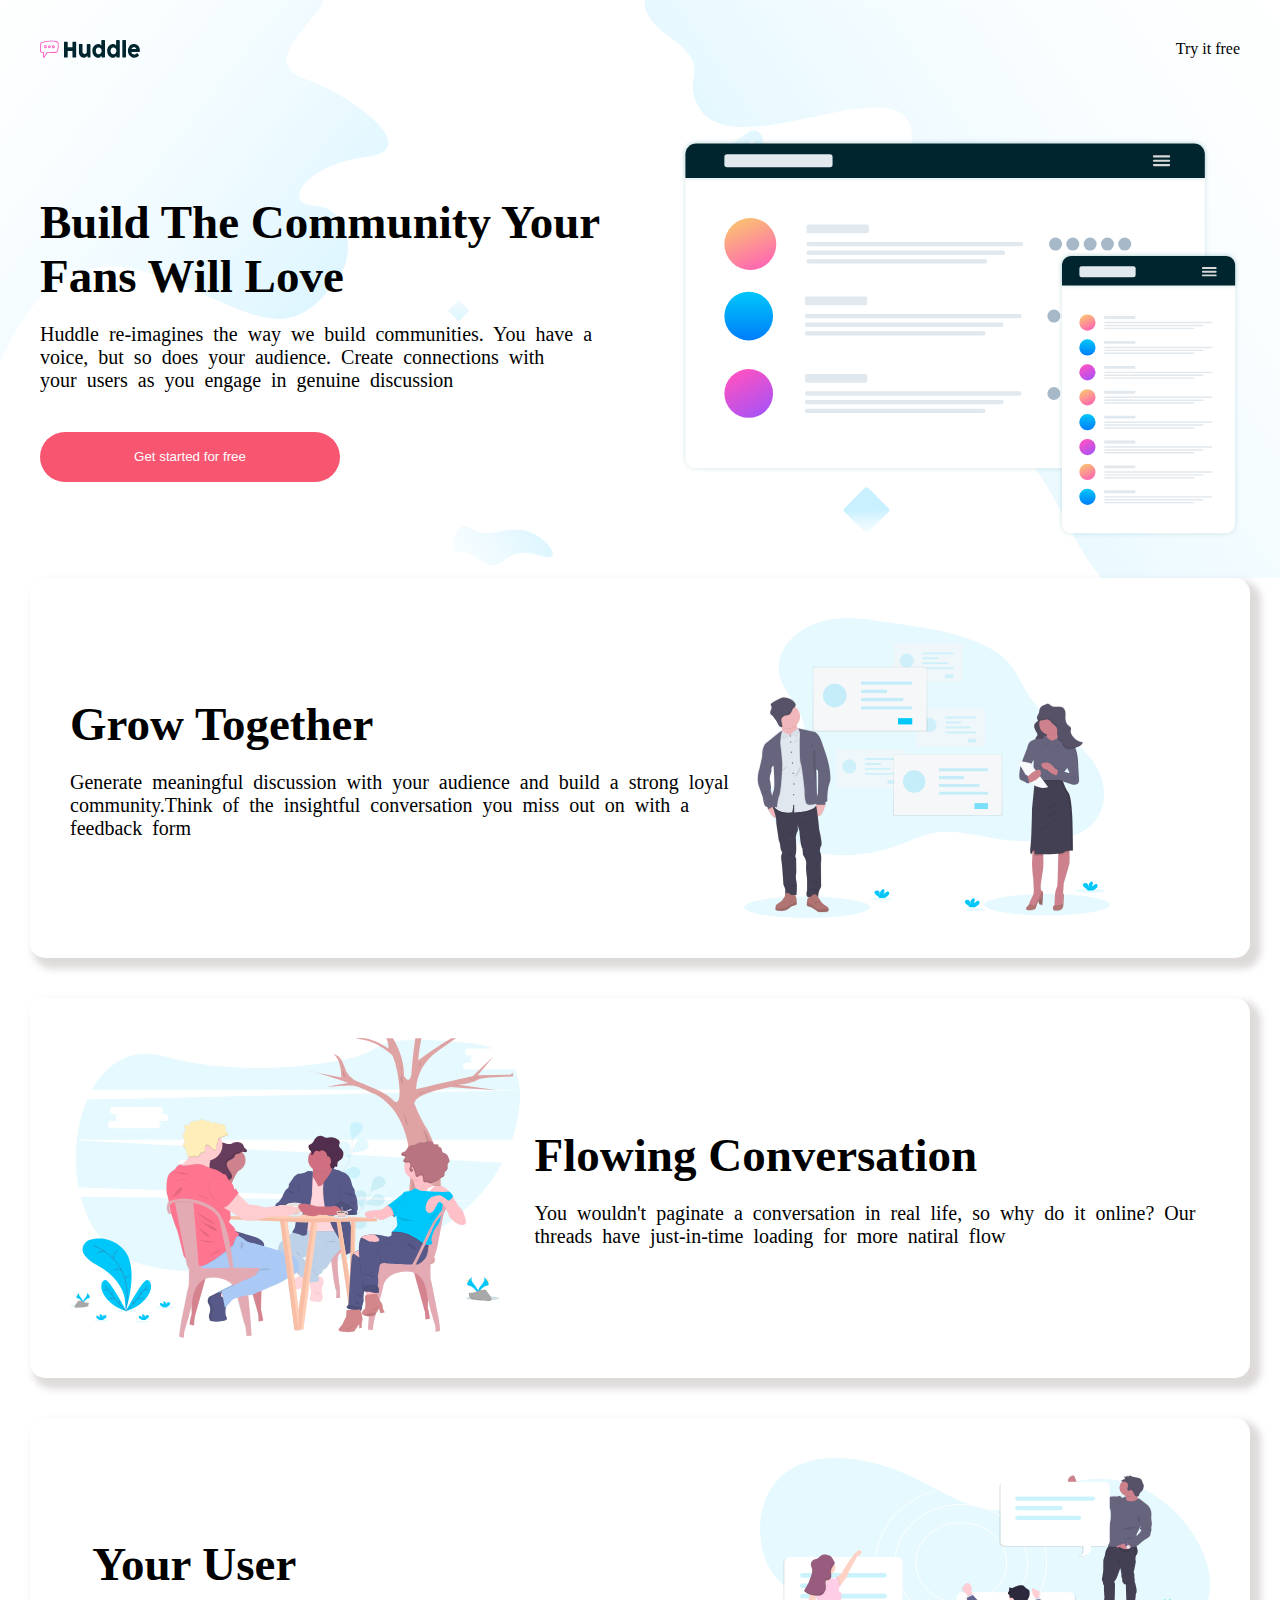
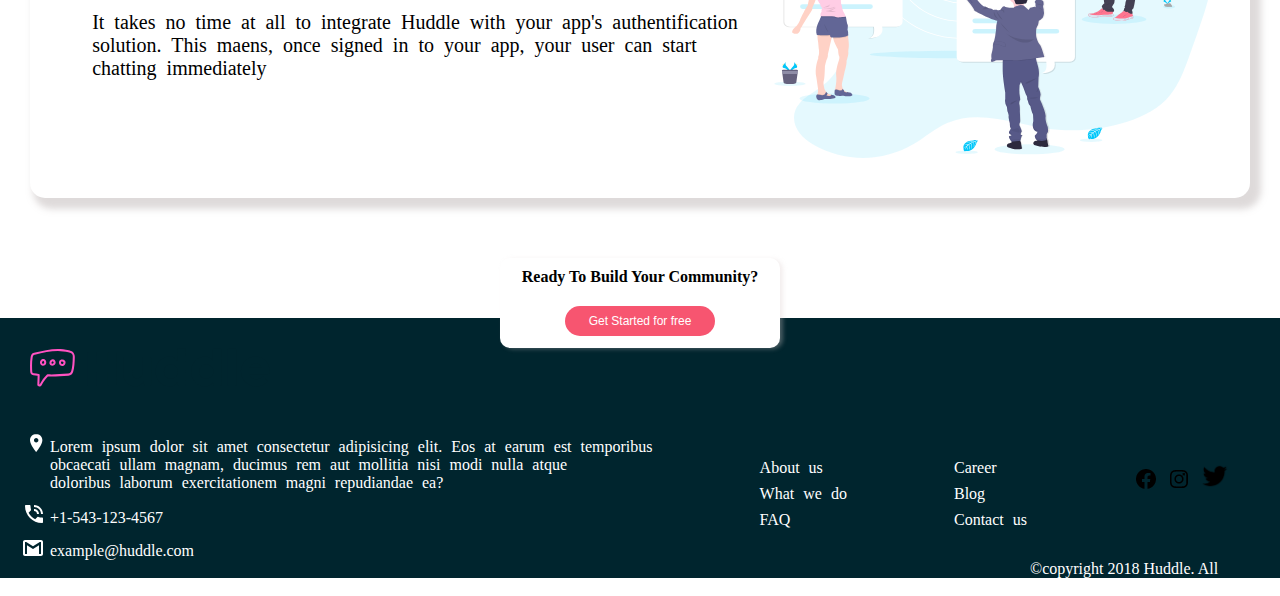
<file: Ass. 3/index.html>
<!DOCTYPE html>
<html lang="en">
<head>
    <meta charset="UTF-8">
    <meta http-equiv="X-UA-Compatible" content="IE=edge">
    <meta name="viewport" content="width=device-width, initial-scale=1.0">
    <title>Ass 4</title>
    <link rel="stylesheet" href="Ass4.css">
</head>
<body>
<header>
    <section class="head">
        <img src="logo.svg" alt="" srcset=""  class="head">
        <p>Try it free</p>
    </section>
    <section class="first">
        <nav>
        <h2>Build The Community Your Fans Will Love</h2>
        <p>Huddle re-imagines the way we build communities. You have a<br> voice, but so does your audience. Create connections with<br> your users as you engage in genuine discussion</p>
        <button type="submit" class="first">Get started for free</button>
    </nav>
    <img src="illustration-mockups.svg" alt="" srcset="" class="first">
    </section>
</header>
    <section class="second">
        <nav>
            <h2>Grow Together</h2>
            <p>Generate meaningful discussion with your audience and build a strong loyal community.Think of the insightful conversation you miss out on with a<br> feedback form</p>
        </nav>
        <img src="illustration-grow-together.svg" alt="" class="second">
    </section>
    <section class="third">
        <img src="illustration-flowing-conversation.svg" alt="" class="third">
        <nav>
            <h2> Flowing Conversation</h2>
            <p>You wouldn't paginate a conversation in real life, so why do it online? Our<br> threads have just-in-time loading for more natiral flow</p>
        </nav>
    </section>
    <section class="forth">
        <nav>
            <h2>Your User</h2>
            <p>It takes no time at all to integrate Huddle with your app's authentification<br> solution. This maens, once signed in to your app, your user can start<br> chatting immediately</p>
        </nav>
        <img src="illustration-your-users.svg" alt="" class="forth">
    </section>
    <article>
        <p><b>Ready To Build Your Community?</b></p>
        <button class="art">Get Started for free</button>
    </article>
    <footer>
        <img src="logo.svg" alt="" id="foot">
        <section class="foot">
            <ul class="foot">
                <li style="list-style-image: url(icon-location.svg);">Lorem ipsum dolor sit amet consectetur adipisicing elit. Eos at earum est temporibus<br> obcaecati ullam magnam, ducimus rem aut mollitia nisi modi nulla atque<br> doloribus laborum exercitationem magni repudiandae ea?</li>
                <li  style="list-style-image: url(icon-phone.svg);">+1-543-123-4567</li>
                <li  style="list-style-image: url(icon-email.svg);">example@huddle.com</li>
            </ul>
            <ul id="foot">
                <li>About us</li>
                <li>What we do</li>
                <li>FAQ</li>
            </ul>
            <ul id="foot">
                <li>Career</li>
                <li>Blog</li>
                <li>Contact us</li>
            </ul>
            <main>
                <img src="facebook-circle-logo-24.png" alt="">
                <img src="instagram-logo-24.png" alt="">
                <img src="twitter-logo-24.png" alt="" class="twit">
            </main>
        </section>
        <p>©copyright 2018 Huddle. All rights reserved</p>
    </footer>
</body>
</html>
</file>
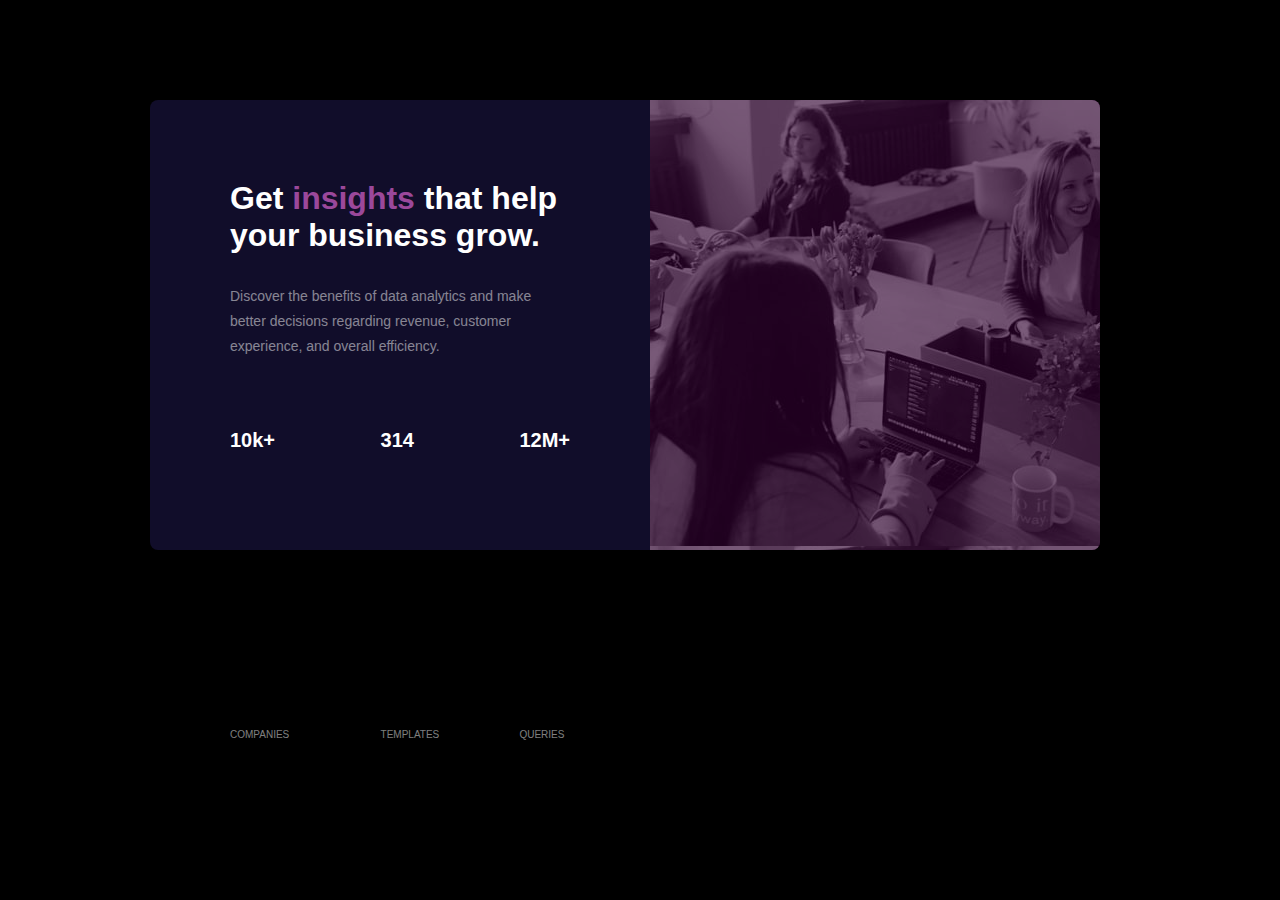
<file: Ass. 1/Ass 1.html>
<!DOCTYPE html>
<html lang="en">
<head>
    <meta charset="UTF-8">
    <meta http-equiv="X-UA-Compatible" content="IE=edge">
    <meta name="viewport" content="width=device-width, initial-scale=1.0">
    <title>ASS. 1</title>
    <link rel="stylesheet" href="Ass 1.css">
</head>
<body>
 <nav>
    <section>
        <h2>Get <span>insights</span> that help your business grow.</h2>
        <p class="first ">Discover the benefits of data analytics and make better decisions regarding revenue, customer experience, and overall efficiency.</p>
    <div>
        <div>
            <h1>10k+</h1>
            <p>COMPANIES</p>
        </div>
        <div> 
            <h1>314</h1>
            <p>TEMPLATES</p>
        </div>
        <div>
            <h1>12M+</h1>
            <p>QUERIES</p>
        </div> 
    </div>
    </section>  
         
    <article>  
    <article class="layer"></article>
    </article>
</nav>
</body>
</html>
</file>
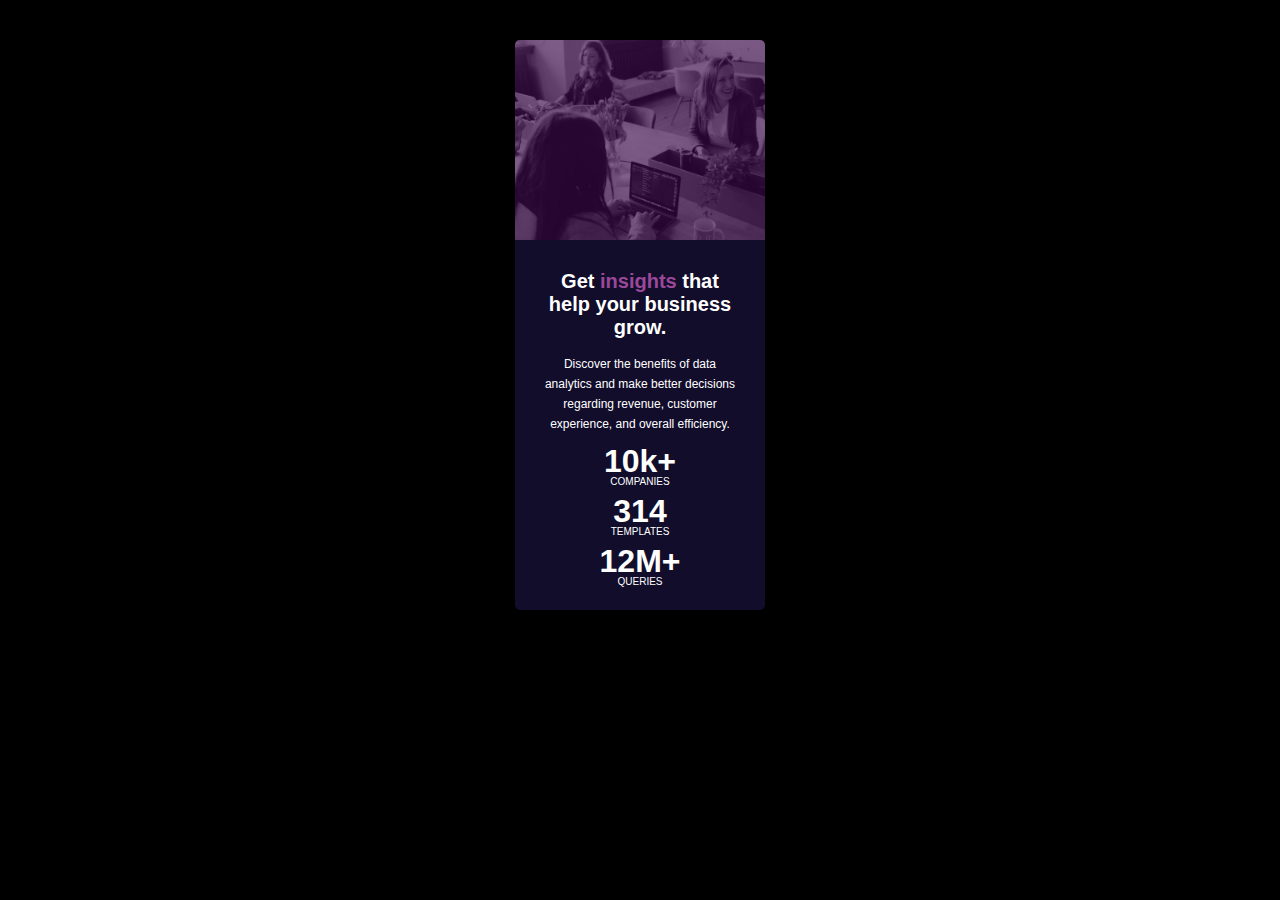
<file: Ass. 1/Ass 2.html>
<!DOCTYPE html>
<html lang="en">
<head>
    <meta charset="UTF-8">
    <meta http-equiv="X-UA-Compatible" content="IE=edge">
    <meta name="viewport" content="width=device-width, initial-scale=1.0">
    <title>Ass 2</title>
    <link rel="stylesheet" href="Ass 2.css">
</head>
<body>
    <section>
    <article>
        <article class="layer"></article>
    </article>
        <h2>Get <span>insights</span> that help your business grow.</h2>
        <p class="first ">Discover the benefits of data analytics and make better decisions regarding revenue, customer experience, and overall efficiency.</p>
  <nav>      
    <div>
        <h1>10k+</h1>
        <p>COMPANIES</p>
     </div>
    <div> 
        <h1>314</h1>
        <p>TEMPLATES</p>
    </div>
    <div>
        <h1>12M+</h1>
        <p>QUERIES</p>
    </div>
</nav>
</section>
    
</body>
</html>
</file>
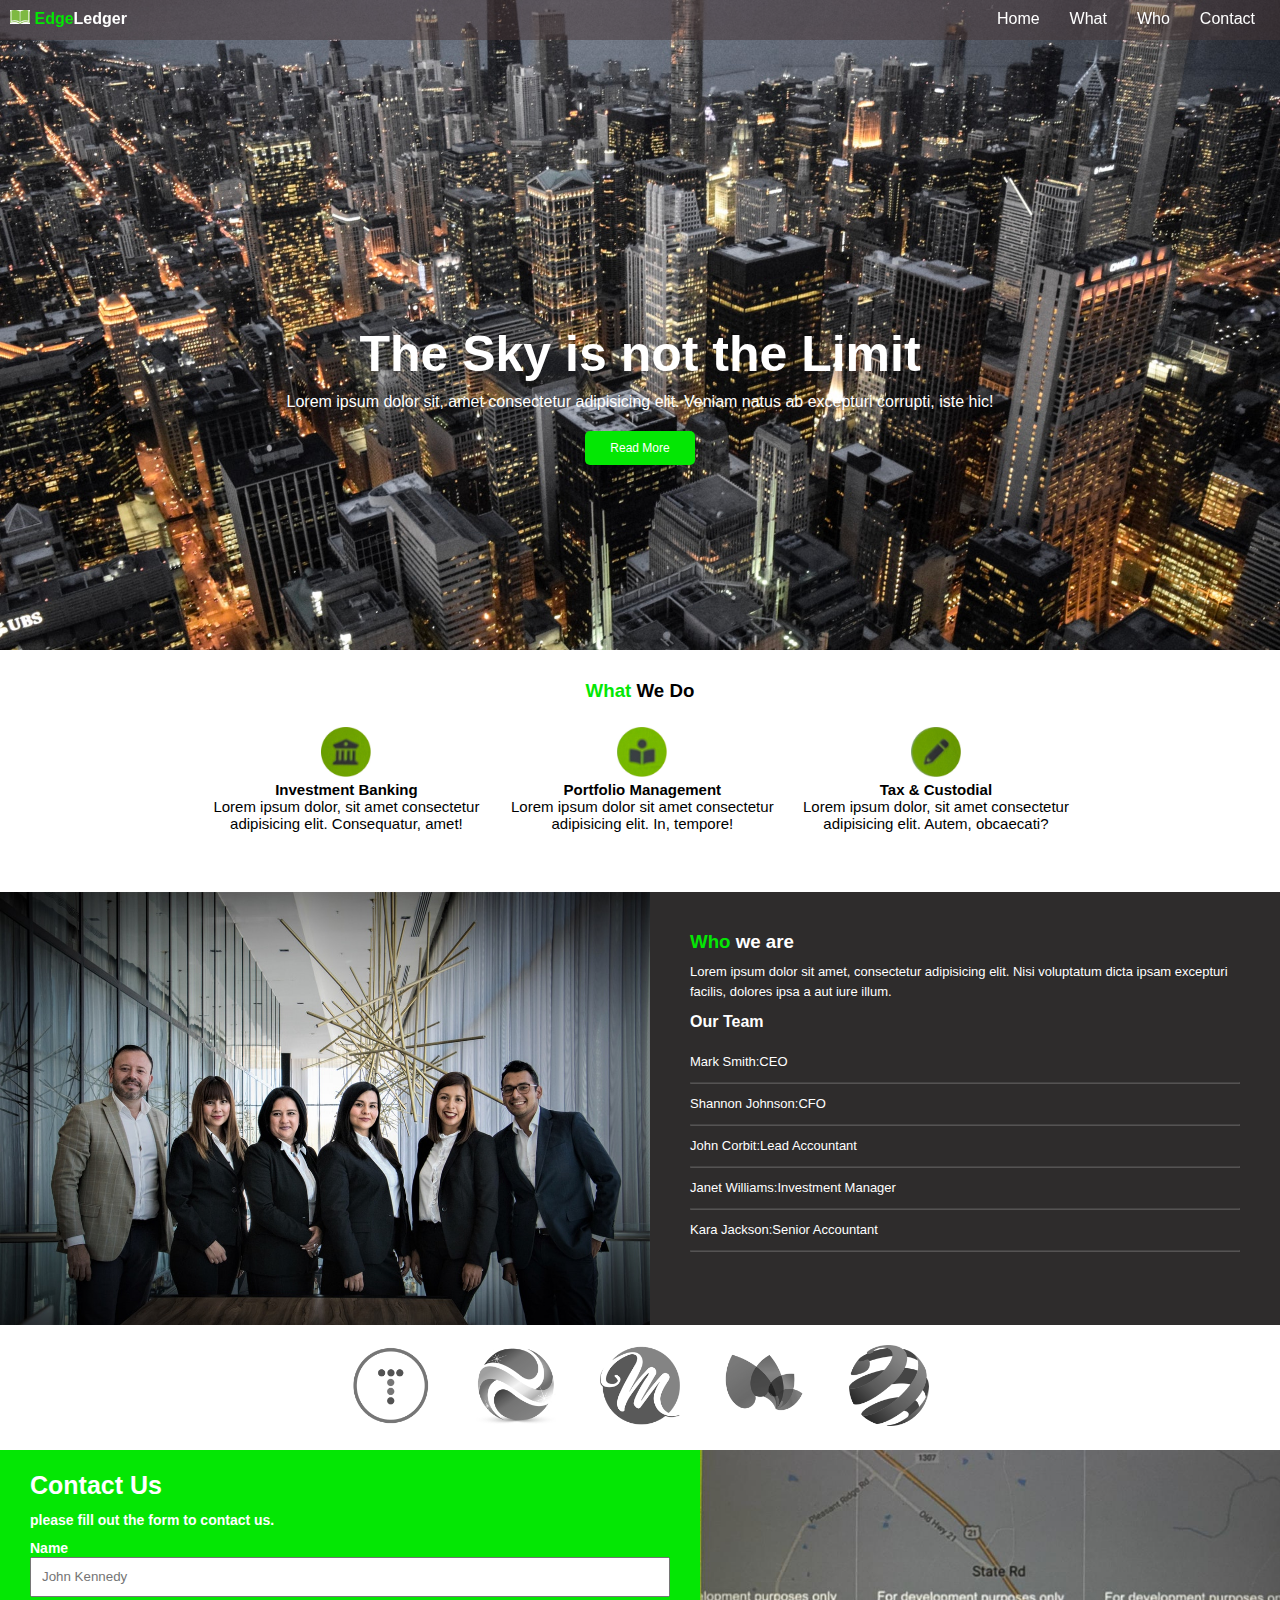
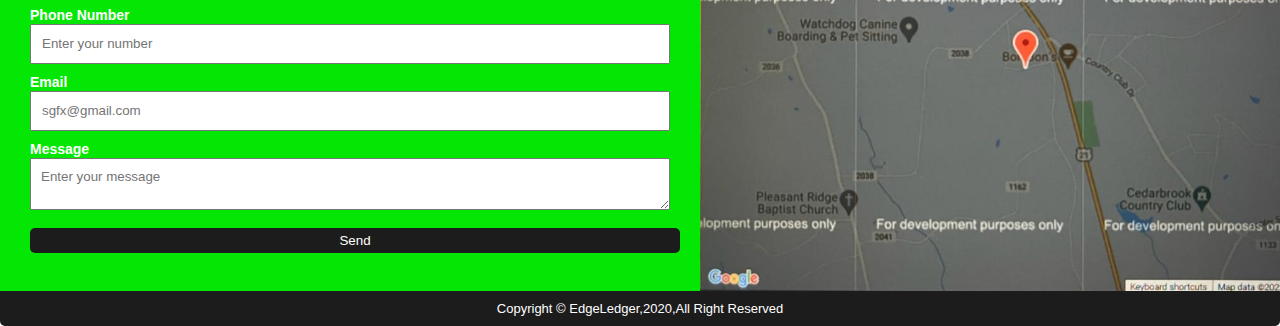
<file: Ass. 2/Ass 3.html>
<!DOCTYPE html>
<html lang="en">
<head>
    <meta charset="UTF-8">
    <meta http-equiv="X-UA-Compatible" content="IE=edge">
    <meta name="viewport" content="width=device-width, initial-scale=1.0">
    <title>EdgeLedger</title>
    <link rel="stylesheet" href="Ass 3.css">
</head>
<body>
    <header>
      <nav>
        <p id="head"><img src="book.jpg" alt="" class="head"><span> <b> Edge</b></span><b>Ledger</b></p>
        <div>
            <ul>
                <li><a href="#home">Home</a></li>
                <li><a href="#what">What</a></li>
                <li><a href="#who">Who</a></li>
                <li><a href="#contact">Contact</a></li>
            </ul>
        </div>
      </nav>
    </header>
    <section id="home">
        <h1>The Sky is not the Limit</h1>
        <p>Lorem ipsum dolor sit, amet consectetur adipisicing elit. Veniam natus ab excepturi corrupti, iste hic!</p>
        <button type="submit">Read More</button>
    </section>
    <section id="what">
        <h3><span>What</span> We Do</h3>
    <nav>
        <div>
            <img src="bank.jpg" alt="">
            <h5>Investment Banking</h5>
            <p>Lorem ipsum dolor, sit amet consectetur adipisicing elit. Consequatur, amet!</p>
        </div>
        <div>
            <img src="port.jpg" alt="">
            <h5>Portfolio Management</h5>
            <p>Lorem ipsum dolor sit amet consectetur adipisicing elit. In, tempore!</p>
        </div>
        <div>
            <img src="tax.jpg" alt="">
            <h5>Tax & Custodial</h5>
            <p>Lorem ipsum dolor, sit amet consectetur adipisicing elit. Autem, obcaecati?</p>
        </div>
    </nav>
    </section>
    <section id="who">
    <nav>
        <img src="people.jpg" alt="" class="who">
        <div>
            <h3><span>Who</span> we are</h3>
            <p>Lorem ipsum dolor sit amet, consectetur adipisicing elit. Nisi voluptatum dicta ipsam excepturi facilis, dolores ipsa a aut iure illum.</p>
            <h4>Our Team</h4>
          <article>
            <p>Mark Smith:CEO</p><hr>
            <p>Shannon Johnson:CFO</p><hr>
            <p>John Corbit:Lead Accountant</p><hr>
            <p>Janet Williams:Investment Manager</p><hr>
            <p>Kara Jackson:Senior Accountant</p><hr>
          </article>
        </div>
    </nav>
    <main>
    <img src="logo1.png" alt="" id="who">
    <img src="logo2.png" alt="" id="who">
    <img src="logo3.png" alt="" id="who">
    <img src="logo4.png" alt="" id="who">
    <img src="logo5.png" alt="" id="who">
</main>
    </section>
    <section id="contact">
    <nav>
        <form action="" class="contact">
            <h3><b>Contact Us</b></h3>
            <p><b>please fill out the form to contact us.</b></p>
            <div>
                <p><b>Name</b></p>
               <input type="text" name="Name" id="" placeholder="John Kennedy">
            </div>
            <div>
                <p><b>Phone Number</b></p>
                <input type="tel" name="tel" id="" placeholder="Enter your number">
            </div>
            <div>
                <p><b>Email</b></p>
                <input type="email" name="mail" id="" placeholder="sgfx@gmail.com">
            </div>
            <div>
                <p><b>Message</b></p>
                <textarea name="text" id="" cols="" rows="" placeholder="Enter your message"></textarea>
            </div>
            <button type="submit">Send</button>
        </form>
        <img src="map.jpg" alt="" class="contact">
    </nav>
    </section>
    <footer>
       <p> Copyright © EdgeLedger,2020,All Right Reserved</p>
    </footer>


    
</body>
</html>
</file>
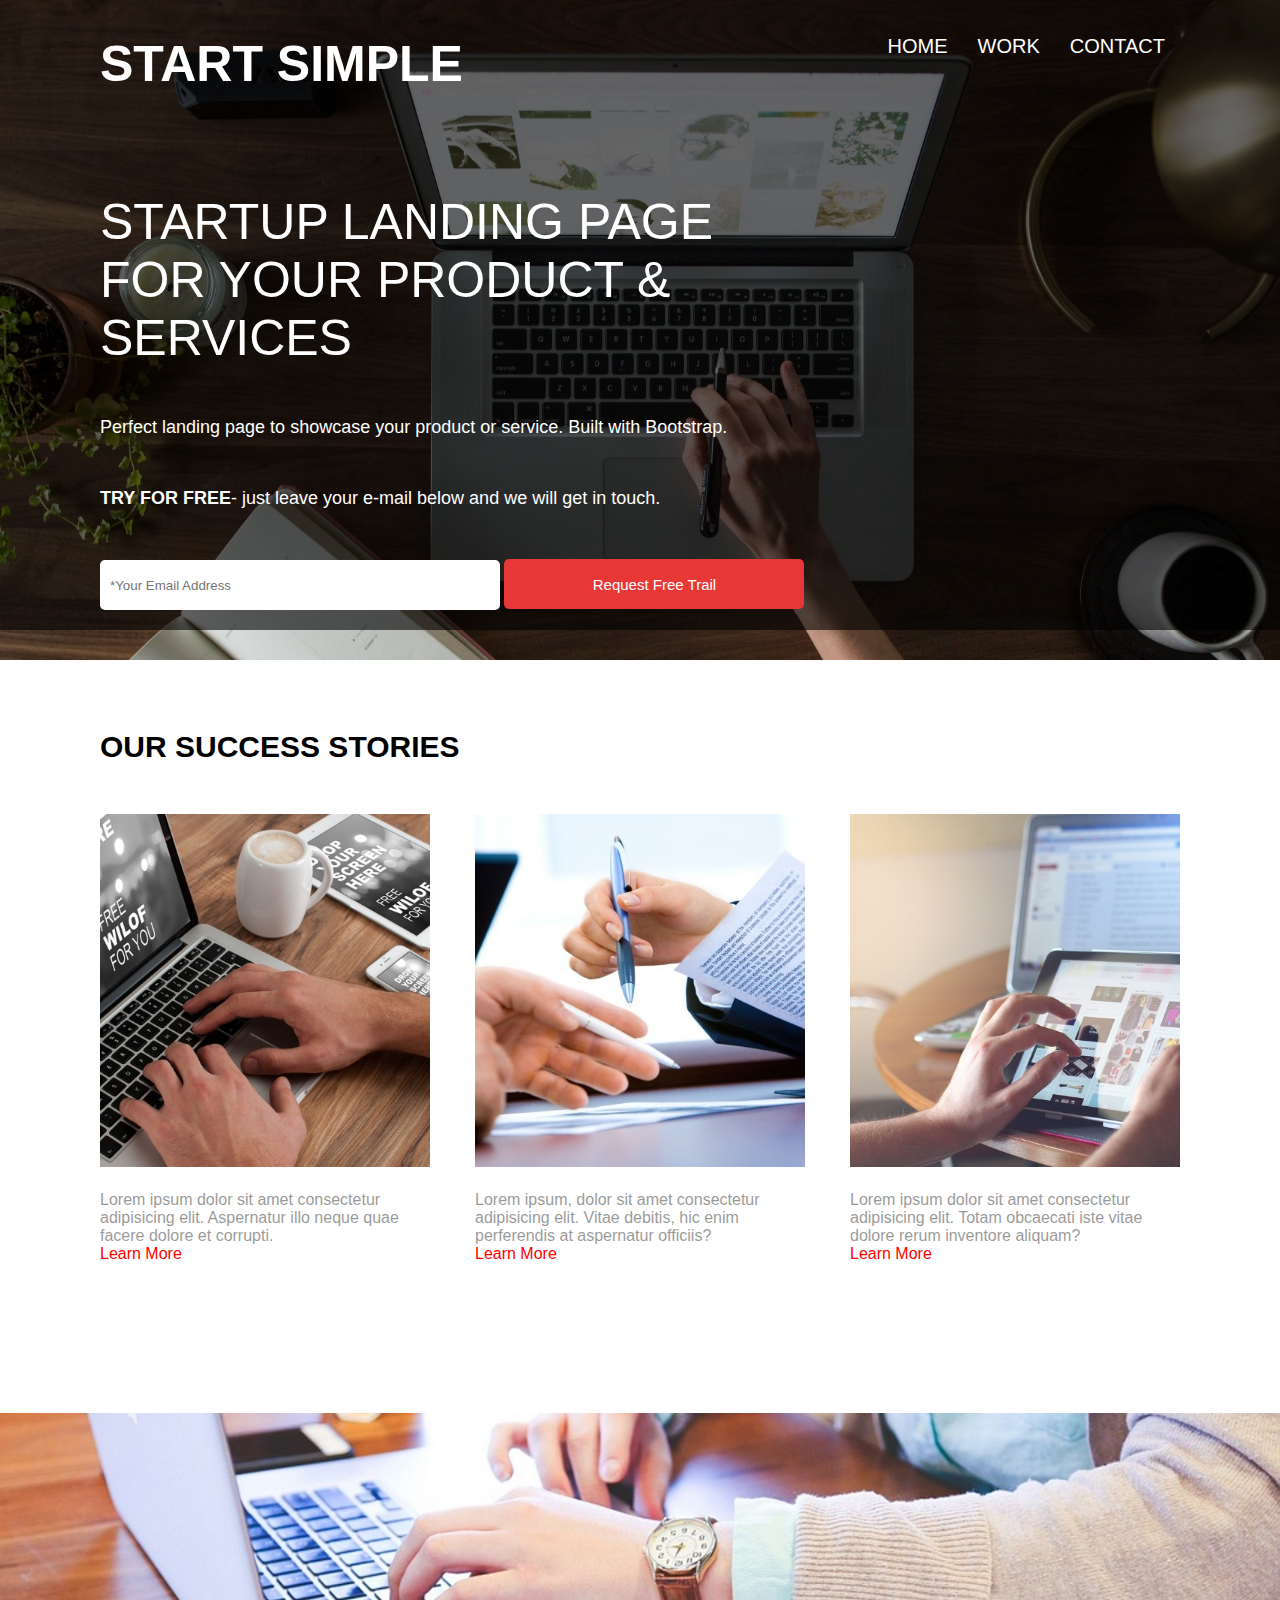
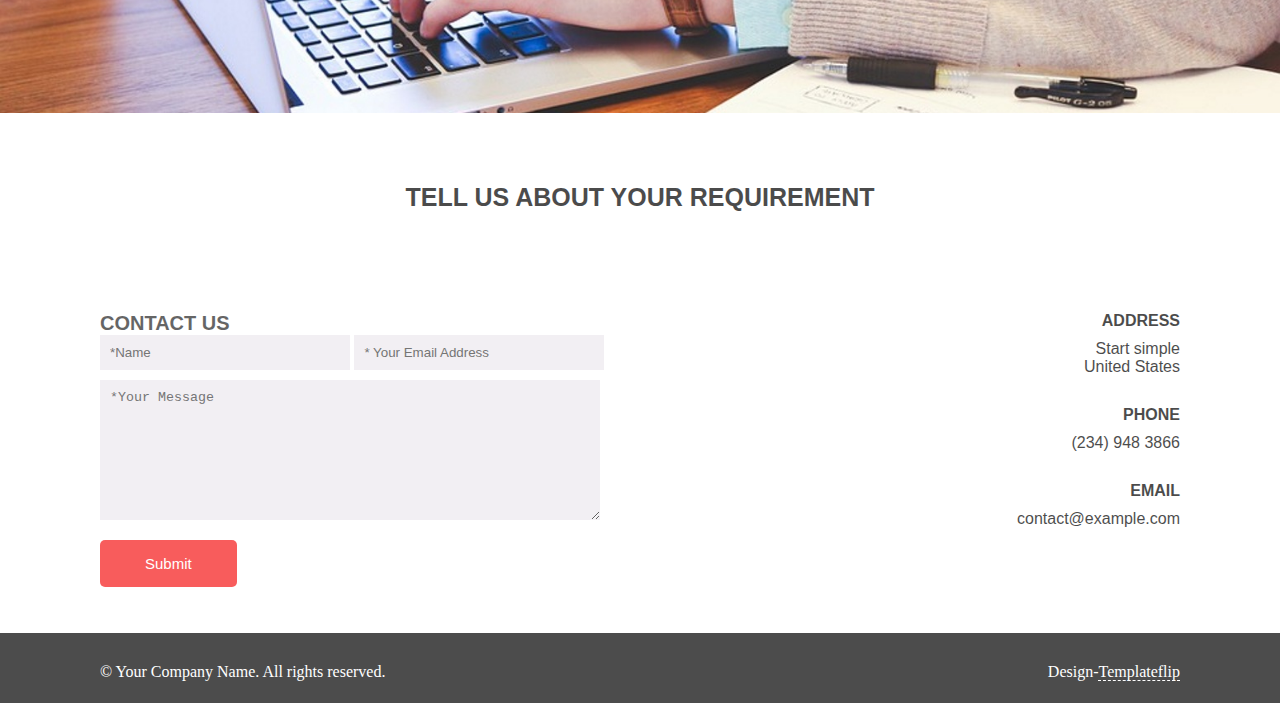
<file: Ass. 5/Ass5.html>
<!DOCTYPE html>
<html lang="en">
<head>
    <meta charset="UTF-8">
    <meta http-equiv="X-UA-Compatible" content="IE=edge">
    <meta name="viewport" content="width=device-width, initial-scale=1.0">
    <title>Ass 5</title>
    <link rel="stylesheet" href="Ass5.css">
</head>
<body>
    <section id="home">
<article class="layer"></article>
<article class="home">
    <nav>
        <h1>START SIMPLE</h1>
        <ul>
            <li><a href="#home">HOME</a></li>
            <li><a href="#work">WORK</a></li>
            <li><a href="#contact">CONTACT</a></li>
        </ul> 
    </nav>
    <h2>STARTUP LANDING PAGE<br> FOR YOUR PRODUCT &<br> SERVICES</h2>
    <P>Perfect landing page to showcase your product or service. Built with Bootstrap.</P>
    <p><b>TRY FOR FREE</b>- just leave your e-mail below and we will get in touch.</p>
    <form action="" class="home">
        <input type="email" placeholder="*Your Email Address">
        <button type="submit">Request Free Trail</button>
    </form>
</article>
    </section>
    <section id="work">
        <h2>OUR SUCCESS STORIES</h2>
        <nav>
            <main>
                <img src="2-start-simple.jpg" alt="">
                <p>Lorem ipsum dolor sit amet consectetur<br> adipisicing elit. Aspernatur illo neque quae<br> facere dolore et corrupti.</p>
                <a href="#home">Learn More</a>
            </main>
            <main>
                <img src="3-start-simple.jpg" alt="">
                <p>Lorem ipsum, dolor sit amet consectetur<br> adipisicing elit. Vitae debitis, hic enim<br> perferendis at aspernatur officiis?</p>
                <a href="#home">Learn More</a>
            </main>
            <main>
                <img src="4-start-simple.jpg" alt="">
                <p>Lorem ipsum dolor sit amet consectetur<br> adipisicing elit. Totam obcaecati iste vitae<br> dolore rerum inventore aliquam?</p>
                <a href="#home">Learn More</a>
            </main>
        </nav>
    </section>
    <div></div>
    <section class="contact">
        <h3>TELL US ABOUT YOUR REQUIREMENT</h3>
        <nav>
            <form action="">
                <p><b>CONTACT US</b></p>
                <input type="text" name="" id="" placeholder="*Name">
                <input type="email" name="" id="" placeholder="* Your Email Address">
                <textarea name="" id="" cols="30" rows="8" placeholder="*Your Message"></textarea>
                <button type="submit">Submit</button>
            </form>
            <article>
                <main class="first">
                    <h4>ADDRESS</h4>
                    <p>Start simple</p>
                    <p>United States</p>
                </main>
                <main class="second">
                    <h4>PHONE</h4>
                    <p>(234) 948 3866</p>
                </main>
                <main class="third">
                    <h4>EMAIL</h4>
                    <p>contact@example.com</p>
                </main>
            </article>
        </nav>
    </section>
    <footer>
       <P> © Your Company Name. All rights reserved.</P>
       <p>Design-<span>Templateflip</span></p>
    </footer>
    
</body>
</html>
</file>
<file: Ass. 3/Ass4.css>
* {
    padding: 0;
    margin: 0;
    box-sizing: border-box;
}

body{
    background-color: white;
}

header{
    background-image: url(bg-hero-desktop.svg);
    background-size: cover;
}

section{
    display: flex;
}

section.head{
    justify-content: space-between;
    padding: 40px;
}

img.head{
    width: 100px;
}

h2{
    font-family: cursive;
    font-size: 47px;
}

section.first{
    padding: 40px;
}

img.first{
    width: 650px;
    height: 400px;
}

h2+p{
    word-spacing: 5px;
    font-size: 20px;
    margin-top: 20px;
}

button.first{
    margin-top: 40px;
    background-color: rgb(247, 85, 112);
    color: #fff;
    border: none;
    border-radius: 50px;
    width: 300px;
    height: 50px;
    transition: 0.5s ease-out;
    cursor: pointer;
}

section.second{
    padding: 40px;
    box-shadow: 7px 7px 7px 4px rgba(156, 146, 146, 0.336);
    border-radius: 15px;
    margin-right: 30px;
    margin-left: 30px;
    /* margin-top: -30px; */
}

img.second{
    width: 650px;
    height: 300px;
    margin-right: 100px;
}
 
nav{
    margin: auto;
}

section.third{
    padding: 40px;
    box-shadow: 7px 7px 7px 4px rgba(156, 146, 146, 0.336);
    border-radius: 15px;
    margin-right: 30px;
    margin-left: 30px;
    margin-top: 40px;
}

img.third{
    width: 450px;
    height: 300px;
}

img.forth{
    width: 450px;
    height: 300px;
}

section.forth{
    padding: 40px;
    box-shadow: 7px 7px 7px 4px rgba(156, 146, 146, 0.336);
    border-radius: 15px;
    margin-right: 30px;
    margin-left: 30px;
    margin-top: 40px;
}

article{
    text-align: center;
    border-radius: 10px;
    box-shadow:  3px 1px 4px rgba(218, 206, 206, 0.336);
    margin: auto 500px;
    margin-top: 30px;
    padding: 10px;
    height: 90px;
    position: relative;
    top: 30px;
    background-color: #fff;
}

article>p{
    /* margin-top: 25px; */
}

button.art{
    background-color: rgb(247, 85, 112);
    color: #fff;
    border: none;
    border-radius: 15px;
    display: block;
    margin: auto;
    margin-top: 20px;
    width: 150px;
    font-size: 12px;
    padding: auto;
    height: 30px;
}

footer{
    background-color:hsl(192, 100%, 9%);
    color: white;
    height: 260px;
    padding: 30px;
}

section.foot{
    justify-content: space-between;
    word-spacing: 5px;
    padding-top: 30px;
    padding-left: 20px;
    padding-right: 20px;
}

ul{
    list-style-type: none;
}

ul.foot li{
margin-top: 13px;
}

ul#foot li{
    margin-top: 8px;
}

ul#foot{
    margin-top: 30px;
}

.twit{
    width: 30px;
}

main{
    margin-top: 40px;
}

footer p{
    margin-left: 1000px;
   margin-bottom: 20px;
}
</file>
<file: Ass. 1/Ass 1.css>
*{
    margin: 0;
    padding: 0;
    box-sizing: border-box;
}

body{
    background-color: black;
}

nav{
    display: flex;
}

section{
    width: 500px;
    height: 450px;
    background-color: rgba(33, 25, 83,0.5);
    padding: 80px;
    margin-top: 100px;
    margin-left: 150px;
    font-family: sans-serif;
    color: white;
    border-top-left-radius: 8px;
    border-bottom-left-radius: 8px;  
}


h2{
    font-size: 32px;
}

span{
    color: rgb(155, 72, 155);
}

p.first{
    font-size: 14px;
    color: rgba(255, 255, 255, .5);
    margin-top: 30px;
    line-height: 25px;
}

article{
    background-color: purple;
    opacity: 0.6;
    width: 450px;
    margin-top: 100px;
    border-bottom-right-radius: 8px;
    border-top-right-radius: 8px;
}

article.layer{
    border-bottom-right-radius: 8px;
    border-top-right-radius: 8px;
    background-image: url(image-header-desktop.jpg);
    width: 450px;
    height: 450px;
    margin-top: 0px; 
}

div{
    display: flex;
    justify-content: space-between;
}

div>h1{
    font-size: 20px;
    margin-top: 50px;
    position: relative;
    top: 20px;
}

div>p{
    position: absolute;
    bottom: 160px;
    word-spacing: 85px;
    font-size: 10px;
    font-family:Arial, Helvetica, sans-serif;
    color: rgba(255, 255, 255, .5);

    
}
</file>
<file: Ass. 1/Ass 2.css>
*{
    margin: 0;
    padding: 0;
    box-sizing: border-box;
}

body{
    background-color: black;
}

section{
    background-color: rgba(33, 25, 83,0.5);
    height: 570px;
    width: 250px;
    margin: auto;
    margin-top: 40px;
    font-family:Arial, Helvetica, sans-serif;
    color: white;
    text-align: center;
    border-radius: 5px;
}

  article{
    background-color: purple;
    opacity: 0.6;
    background-size: cover;
    width: 250px;
    height: 200px;
    border-top-left-radius: 5px;
    border-top-right-radius: 5px;
  } 

  article.layer{
    background-image: url(image-header-mobile.jpg);
    background-size: cover;
    width: 250px;
    height: 200px;
    border-top-left-radius: 5px;
    border-top-right-radius: 5px;
  }
span{
    color:  rgb(155, 72, 155);
}

article+h2{
    font-size: 20px;
    margin: 10px;
    padding: 20px;
}

h2+p{
    font-size: 12px;
    margin: 15px;
    padding: 10px;
    line-height: 20px;
    margin-top: -25px;
    /* color: rgba(255, 255, 255, .5); */
}

div>p{
    position: relative;
    top: -5px;
    font-size: 10px;
    /* color: rgba(255, 255, 255, .5); */
}

nav>div{
    position: relative;
    top: -10px;
    line-height: 25px;
}
</file>
<file: Ass. 2/Ass 3.css>
*{
    font-family: sans-serif;
    /* text-align: center; */
    margin: 0;
    padding: o;
    box-sizing: border-box;
}

header{
    background-color: rgba(71, 54, 54,0.5);
    width: 100%;
    height: 40px;
    text-align: left;
    padding: 10px;
    position: fixed;
}

nav{
    display: flex;
    justify-content: space-between;

}

p#head{ 
    color: white;
} 

span{
    color: rgb(4, 231, 4);
}

img.head{
     width: 20px;
}

ul {
    list-style-type: none;
    display: flex;
}
    
li a{
    text-decoration: none;
    color: white;
    margin: 15px;
}

li a:hover{
    background-color: rgb(4, 231, 4);
    padding: 5px;
    border-radius: 5px;
    margin: 10px;
}

section#home{
    background-image:url(showcase.jpg);
    background-size: cover;
    height: 650px;
    text-align: center;
    color: white;
    padding-top: 325px;
}

h1{
    font-size: 50px;
}

h1+p{
    font-size: 16px;
    margin-top: 10px;
}

p+button{
    padding: 10px 25px;
    margin-top: 20px;
    background-color: rgb(4, 231, 4);
    border: none;
    border-radius: 5px;
    color: white;
    font-size: 12px;
}

section#what{
    text-align: center;
    padding-top: 30px;
    padding: 30px 190px;
}

div>img{
    width: 50px;
    padding-top: 25px;
}

img+h5{
    font-size: 15px;
}

h5+p{
    font-size: 15px;
}

section#who{
    margin-top: 30px;
    /* text-align: center; */
}

img.who{
    width: 650px;
}

img+div{
    background-color: rgb(46, 44, 44);
    padding: 30px 40px;
    color: white;
    line-height: 40px;
}
h3+p{
    line-height: 20px;
    font-size: 13px;
}

article>p{
    font-size: 13px;
}

hr{
    opacity: 0.2;
}

main{
    text-align: center;
}

img#who{
    width: 80px;
    margin: 20px;
}

img.contact{
    width: 650px;
}

form.contact{
    background-color: rgb(4, 231, 4);
    width: 700px;
    padding: 20px 30px;
    color: white;
    line-height: 30px;
}

form input{
    width: 100%;
    padding: 10px;
    height: 40px;
}

form p{
    font-size: 14px;
    margin-top: 10px;
}

form div{
    line-height: 17px;
}

form h3{
    font-size: 25px;
}

form textarea{
    width: 100%;
    padding: 10px;
}

form button{
    width: 650px;
    border-radius: 5px;
    border: none;
    padding: 5px;
    background-color: rgb(29, 28, 28);
    color: white;
    margin-top: 15px;
}

footer{
    background-color: rgb(29, 28, 28);
    color: white;
    text-align: center;
    border-bottom-left-radius: 5px;
    border-bottom-right-radius: 5px;
    padding: 10px;
    font-size: 13px;
}
</file>
<file: Ass. 5/Ass5.css>
*{
    padding: 0;
    margin: 0;
    box-sizing: border-box;
}

section#home{
    background-image: url(1-hero-image.jpg);
    background-size: cover;
    background-attachment: fixed;
    
    /* padding: 50px 100px; */
}

article.layer{
    background-color: black;
    background-size: cover;
    background-attachment: fixed;
    height: 630px;
    opacity: 0.6;
    /* padding: 50px 100px; */
}

article.home{
    color: white;
    padding: 50px 100px;
    font-family: sans-serif;
    margin-top: -645px;
    position: relative;
}

article.home nav{
    font-size: 25px;
}

article.home nav ul{
    font-size: 20px;
}

article.home h2{
    font-weight: 500;
    font-size: 50px;
    margin-top: 100px;
}

article.home p{
    margin-top: 50px;
    font-size: 18px;
}

article.home form{
    margin-top: 30px;
}

form.home input{
    padding: 10px;
    width: 400px;
    height: 50px;
    border-radius: 5px;
    border: none;
    background-color: #fff;
}

form.home button{
    padding: 10px;
    width: 300px;
    height: 50px;
    border-radius: 5px;
    border: none;
    background-color: rgb(231, 55, 55);
}

nav{
    display: flex;
    justify-content: space-between;
}

ul{
    list-style-type: none;
    display: flex;
}

li a{
    text-decoration: none;
    color: #fff;
    margin: 15px;
}

section#work{
    padding: 50px 100px;
    font-family: sans-serif;
}

main>img{
    width: 330px;
    justify-content: space-between;
    margin-top: 50px;
}

section#work h2{
    margin-top: 20px;
    font-size: 30px;
}

section#work p{
    margin-top: 20px;
    opacity: 0.4;
}

main>a{
    color: red;
    text-decoration: none;
}

section.contact{
    font-family: sans-serif;
    margin-top: 20px;
    height: 500px;
    padding: 50px 100px;
}

section.contact>h3{
    text-align: center;
    font-size: 25px;
    opacity: 0.7;
}

textarea{
    display: block;
    width: 500px;
    margin-top: 10px;
    background-color: rgba(211, 203, 214, 0.3); 
    border: none;
    padding: 10px;
}

form p{
    margin-top: 100px;
    font-size: 20px;
    opacity: 0.6;
}

form input{
    padding: 10px;
    width: 250px;
    background-color: rgba(211, 203, 214, 0.3);
    border: none;
}

form button{
    padding: 15px 45px;
    margin-top: 20px;
    background-color: rgba(245, 23, 23, 0.7);
    border: none;
    border-radius: 5px;
    color: white;
    font-size: 15px;
}

article>main{
    margin-top: 30px;
}
 
article h4{
    margin-bottom: 10px;
}

main.first{
    margin-top: 100px;
}

form+article{
    text-align: right;
    opacity: 0.7;
}

footer{
    background-color: rgba(0, 0, 0, 0.7);
    height:70px;
    color: #fff;
    display: flex;
    justify-content: space-between;
    padding: 30px 100px;
}

span{
    border-bottom: 1px dashed white;
}

div{
    background-image: url(6-start-simple-slider.jpg);
    height: 300px;
    background-size: cover;
    background-repeat: no-repeat;
    margin-top: 100px;
    animation-name: anime;
    animation-duration: 5s;
    animation-iteration-count: infinite;
}
/* @keyframes anime{ */
    /* 0%{margin-right: 200px;}
    20%{margin-right: 400px;}
    40%{margin-right: 600px;}
    50%{margin-right: 1000px;}
    60%{margin-right: -600px;}
    80%{margin-right: -400px;}
    100%{margin-right: -200px;} */
</file>
